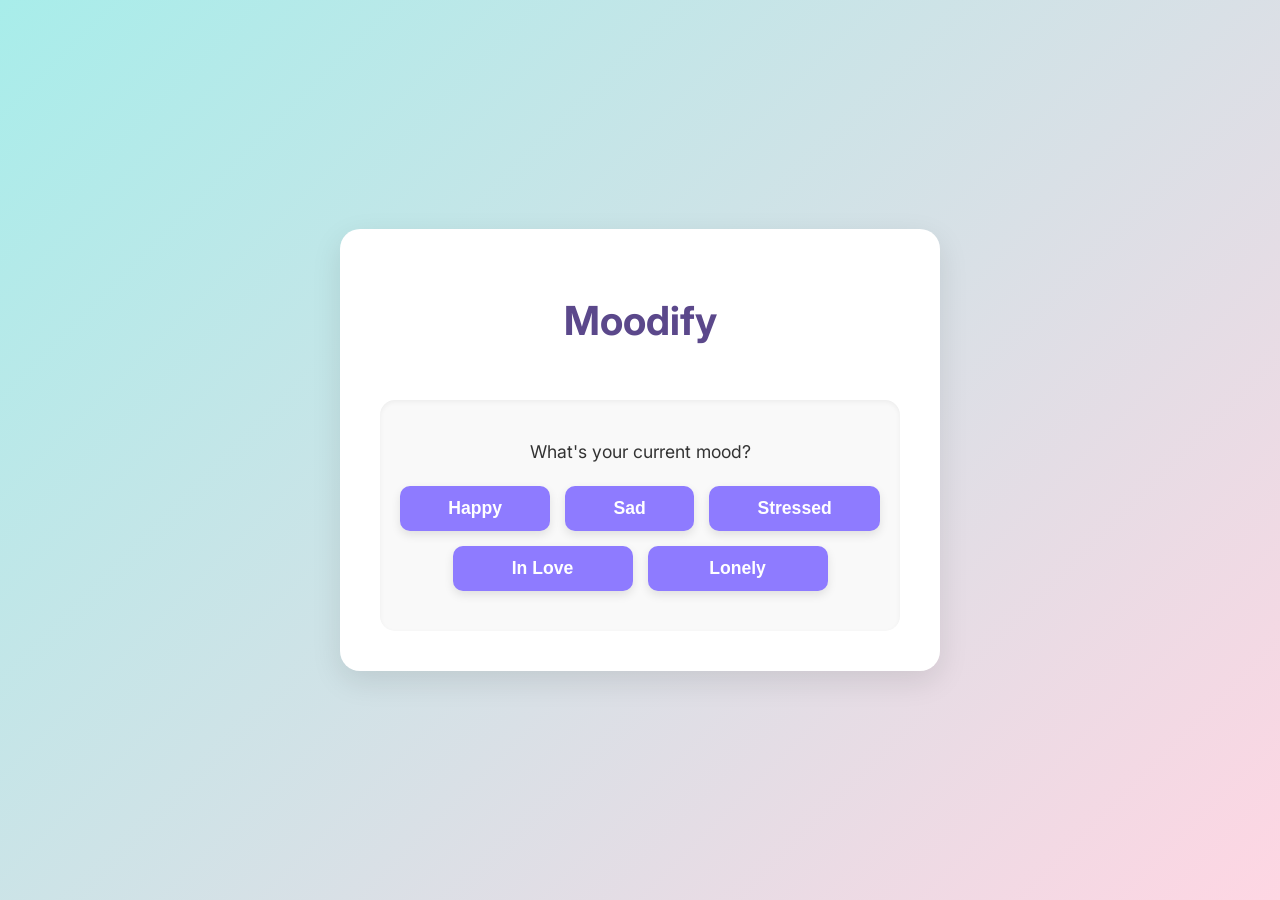
<file: index.html>
<!DOCTYPE html>
<html lang="en">
<head>
    <meta charset="UTF-8">
    <meta name="viewport" content="width=device-width, initial-scale=1.0">
    <title>Moodify</title>
    <link rel="stylesheet" href="style.css">
    <!-- Google Fonts - Inter for a modern look -->
    <link href="https://fonts.googleapis.com/css2?family=Inter:wght@400;600;700&display=swap" rel="stylesheet">
</head>
<body>
    <div class="container">
        <h1>Moodify</h1>

        <div id="mood-selection" class="section">
            <p>What's your current mood?</p>
            <div class="mood-buttons">
                <button class="mood-btn" data-mood="Happy">Happy</button>
                <button class="mood-btn" data-mood="Sad">Sad</button>
                <button class="mood-btn" data-mood="Stressed">Stressed</button>
                <button class="mood-btn" data-mood="In Love">In Love</button>
                <button class="mood-btn" data-mood="Lonely">Lonely</button>
            </div>
            <p id="error-message" class="error-text"></p>
        </div>

        <div id="recommendation-display" class="section hidden">
            <p>Here's a recommendation for your mood:</p>
            <div class="recommendation-box">
                <h2 id="song-title"></h2>
                <p id="motivational-message"></p>
            </div>
            <button id="try-again-btn" class="main-btn">Try Another Mood</button>
        </div>
    </div>

    <script src="script.js"></script>
</body>
</html>
</file>
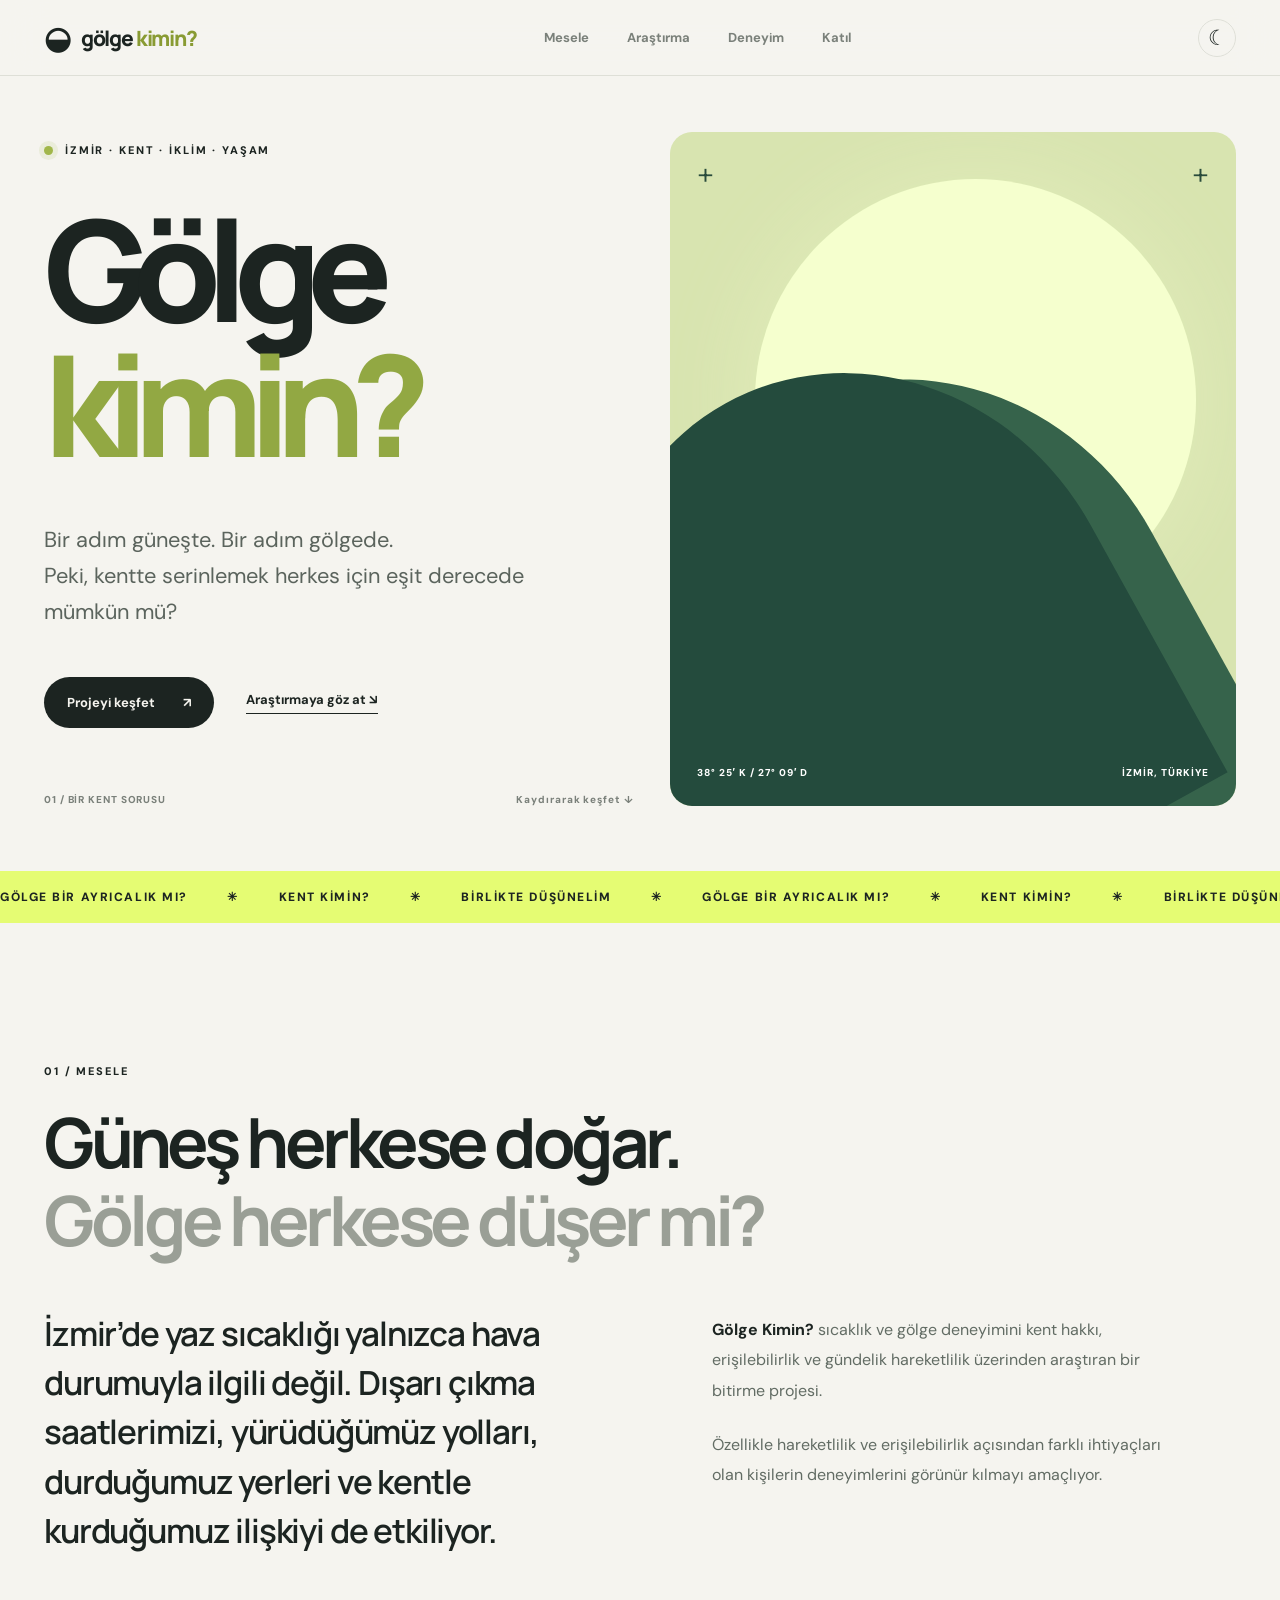
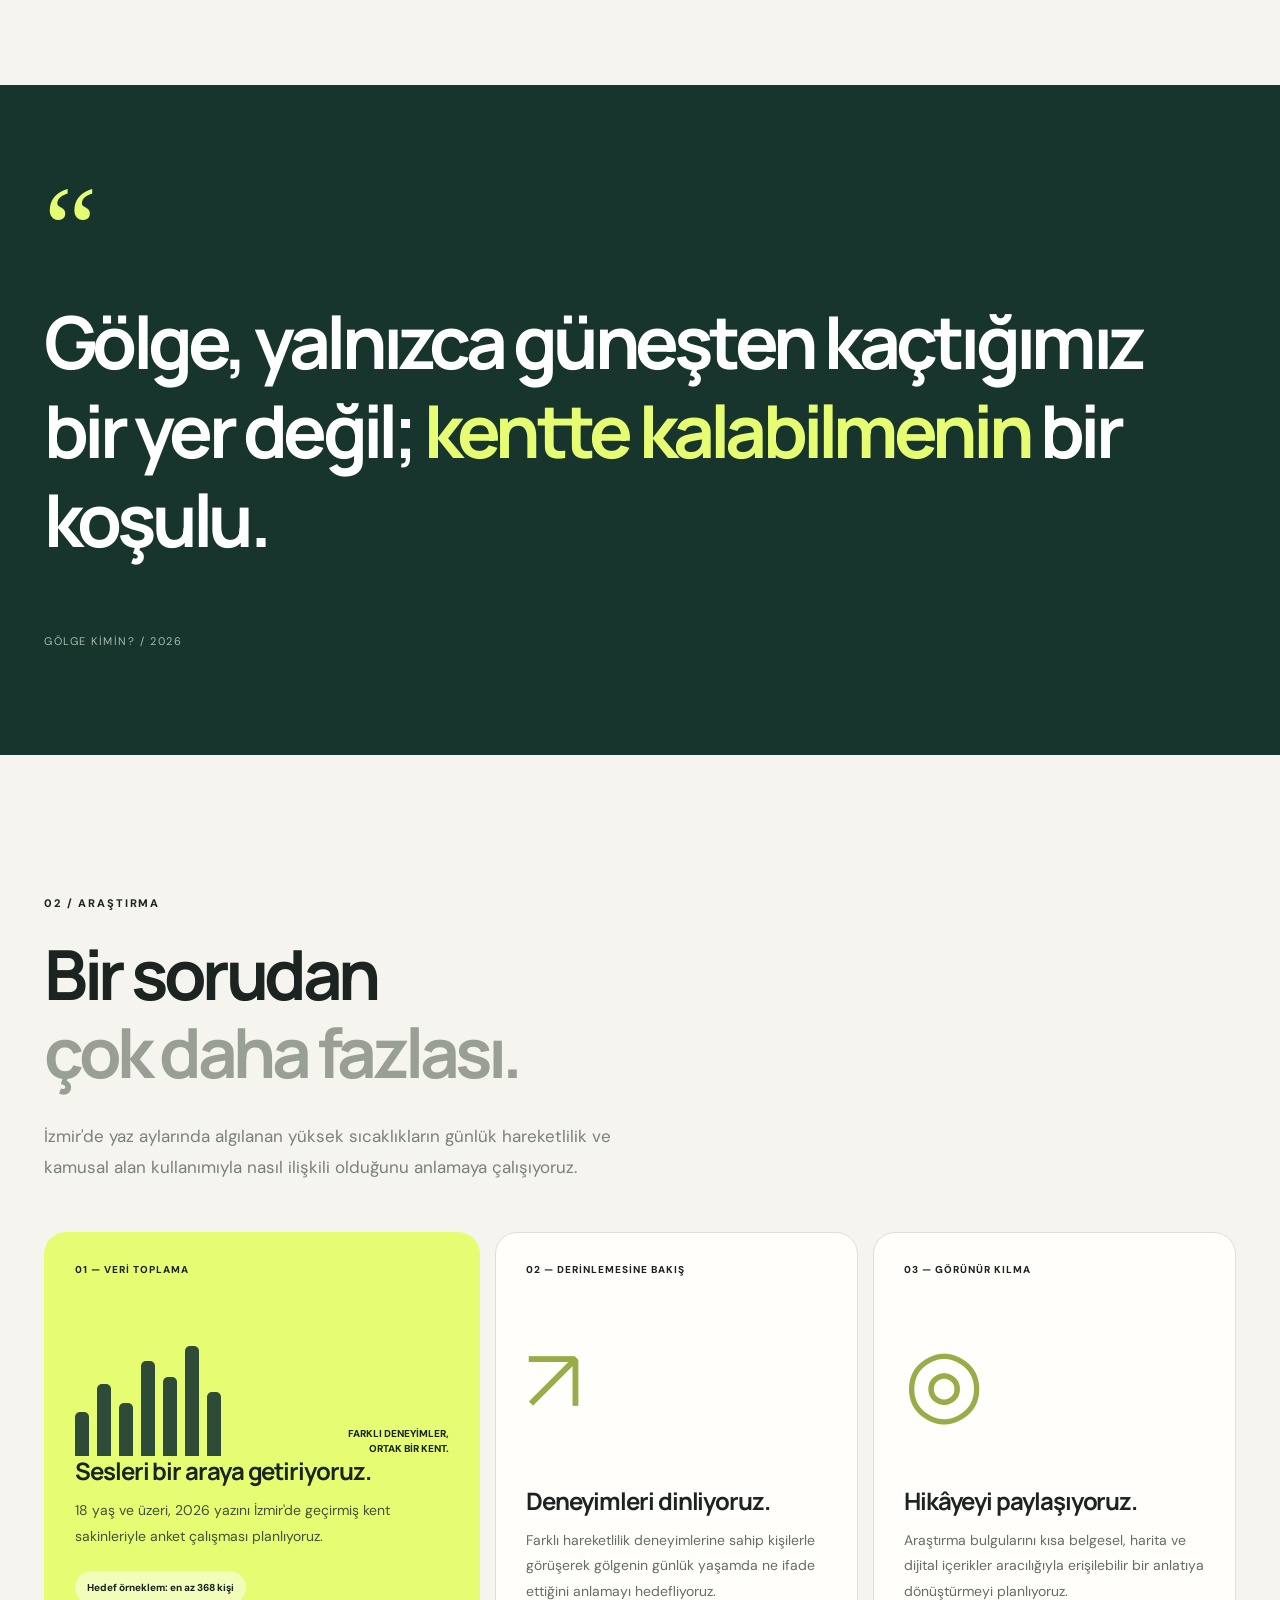
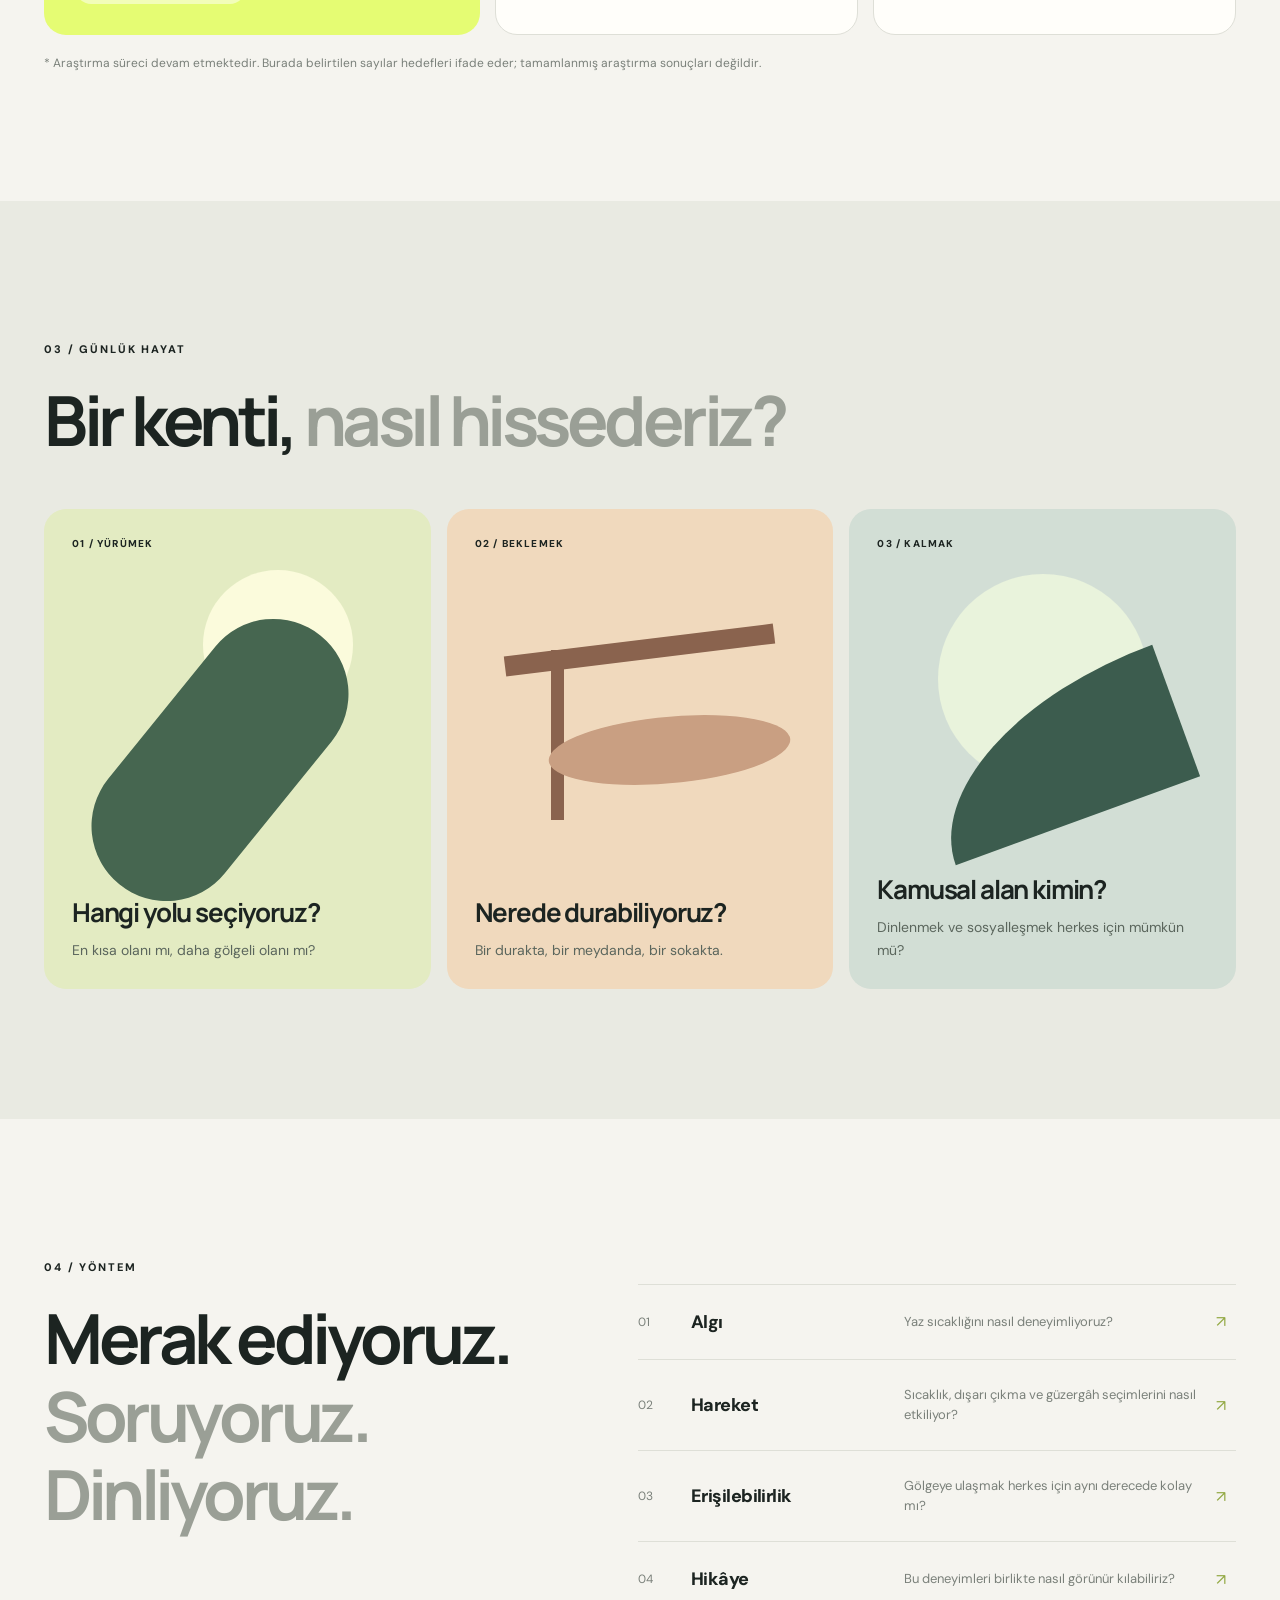
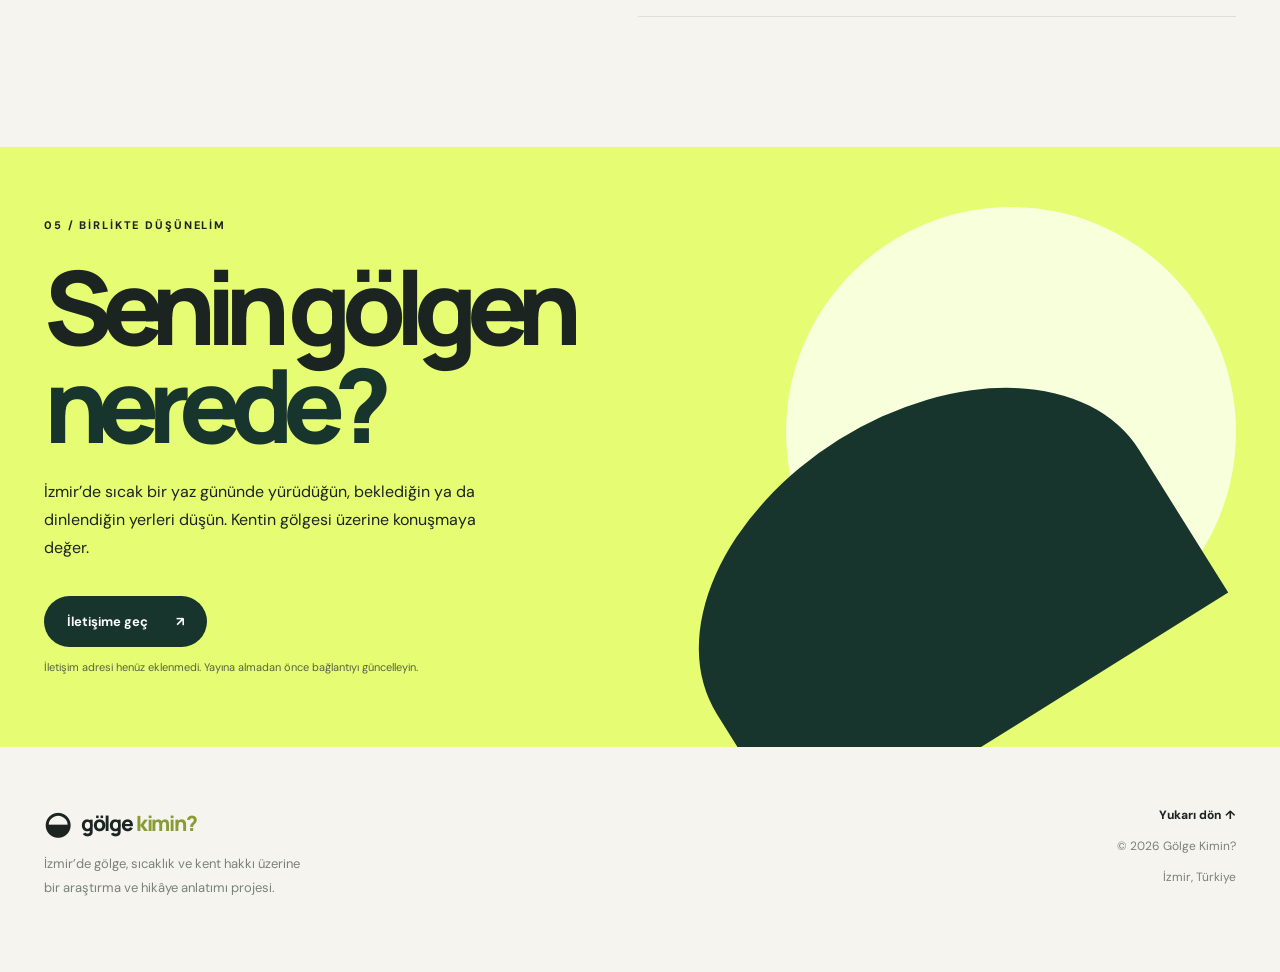
<file: denemegolge/index.html>
<!doctype html>
<html lang="tr">
<head>
  <meta charset="UTF-8" />
  <meta name="viewport" content="width=device-width, initial-scale=1" />
  <meta name="theme-color" content="#f5f4ef" />
  <meta name="description" content="Gölge Kimin? İzmir'de yaz sıcaklığı, gölge ve kentte hareket etme hakkı üzerine bir araştırma ve dijital hikâye anlatımı projesi." />
  <title>Gölge Kimin? — İzmir'de gölgenin izinde</title>
  <link rel="preconnect" href="https://fonts.googleapis.com" />
  <link rel="preconnect" href="https://fonts.gstatic.com" crossorigin />
  <link href="https://fonts.googleapis.com/css2?family=DM+Sans:wght@400;500;600;700&family=Manrope:wght@400;500;600;700;800&display=swap" rel="stylesheet" />
  <link rel="stylesheet" href="style.css" />
  <script src="script.js" defer></script>
</head>
<body>
  <a class="skip-link" href="#main">İçeriğe geç</a>
  <header class="site-header" id="top">
    <nav class="nav shell" aria-label="Ana menü">
      <a class="logo" href="#top" aria-label="Gölge Kimin? ana sayfa"><span class="logo-symbol" aria-hidden="true">◒</span> gölge<span class="logo-accent">kimin?</span></a>
      <div class="nav-links" id="nav-links">
        <a href="#mesele">Mesele</a><a href="#arastirma">Araştırma</a><a href="#deneyim">Deneyim</a><a href="#katil">Katıl</a>
      </div>
      <div class="nav-actions"><button class="theme-button" type="button" aria-label="Koyu temaya geç" title="Temayı değiştir"><span class="theme-icon">☾</span></button><button class="menu-button" type="button" aria-expanded="false" aria-controls="nav-links" aria-label="Menüyü aç"><span></span><span></span></button></div>
    </nav>
  </header>
  <main id="main">
    <section class="hero shell" aria-labelledby="hero-title">
      <div class="hero-copy reveal">
        <p class="eyebrow"><span class="live-dot"></span> İZMİR · KENT · İKLİM · YAŞAM</p>
        <h1 id="hero-title">Gölge<br><em>kimin?</em></h1>
        <p class="hero-lede">Bir adım güneşte. Bir adım gölgede.<br> Peki, kentte serinlemek herkes için eşit derecede mümkün mü?</p>
        <div class="hero-cta"><a class="button button-dark" href="#mesele">Projeyi keşfet <span aria-hidden="true">↗</span></a><a class="text-link" href="#arastirma">Araştırmaya göz at <span aria-hidden="true">↘</span></a></div>
        <div class="hero-bottom"><span>01 / BİR KENT SORUSU</span><span>Kaydırarak keşfet ↓</span></div>
      </div>
      <div class="hero-visual reveal" aria-label="Güneş ve gölgeyi temsil eden soyut geometrik kompozisyon" role="img">
        <div class="sun-disc"></div><div class="arch-shadow"></div><div class="visual-caption"><span>38° 25′ K / 27° 09′ D</span><span>İZMİR, TÜRKİYE</span></div>
        <span class="visual-cross cross-a">+</span><span class="visual-cross cross-b">+</span>
      </div>
    </section>
    <section class="ticker" aria-label="Proje temaları"><div class="ticker-track" aria-hidden="true">GÖLGE BİR AYRICALIK MI? <span>✳</span> KENT KİMİN? <span>✳</span> BİRLİKTE DÜŞÜNELİM <span>✳</span> GÖLGE BİR AYRICALIK MI? <span>✳</span> KENT KİMİN? <span>✳</span> BİRLİKTE DÜŞÜNELİM <span>✳</span></div></section>
    <section class="section shell problem" id="mesele"><div class="section-intro reveal"><p class="eyebrow">01 / MESELE</p><h2>Güneş herkese doğar.<br><span class="muted">Gölge herkese düşer mi?</span></h2></div><div class="problem-grid"><p class="large-paragraph reveal">İzmir’de yaz sıcaklığı yalnızca hava durumuyla ilgili değil. Dışarı çıkma saatlerimizi, yürüdüğümüz yolları, durduğumuz yerleri ve kentle kurduğumuz ilişkiyi de etkiliyor.</p><div class="problem-side reveal"><p><strong>Gölge Kimin?</strong> sıcaklık ve gölge deneyimini kent hakkı, erişilebilirlik ve gündelik hareketlilik üzerinden araştıran bir bitirme projesi.</p><p>Özellikle hareketlilik ve erişilebilirlik açısından farklı ihtiyaçları olan kişilerin deneyimlerini görünür kılmayı amaçlıyor.</p></div></div></section>
    <section class="statement" aria-label="Projenin ana mesajı"><div class="shell statement-inner reveal"><span class="statement-mark">“</span><p>Gölge, yalnızca güneşten kaçtığımız bir yer değil; <em>kentte kalabilmenin</em> bir koşulu.</p><span class="statement-foot">GÖLGE KİMİN? / 2026</span></div></section>
    <section class="section shell research" id="arastirma"><div class="section-intro reveal"><p class="eyebrow">02 / ARAŞTIRMA</p><h2>Bir sorudan<br><span class="muted">çok daha fazlası.</span></h2><p class="section-description">İzmir'de yaz aylarında algılanan yüksek sıcaklıkların günlük hareketlilik ve kamusal alan kullanımıyla nasıl ilişkili olduğunu anlamaya çalışıyoruz.</p></div><div class="research-grid"><article class="research-card research-card-feature reveal"><span class="card-number">01 — VERİ TOPLAMA</span><div class="feature-graphic"><div class="bar-chart" aria-hidden="true"><i></i><i></i><i></i><i></i><i></i><i></i><i></i></div><span>FARKLI DENEYİMLER,<br>ORTAK BİR KENT.</span></div><h3>Sesleri bir araya getiriyoruz.</h3><p>18 yaş ve üzeri, 2026 yazını İzmir'de geçirmiş kent sakinleriyle anket çalışması planlıyoruz.</p><span class="card-tag">Hedef örneklem: en az 368 kişi</span></article><article class="research-card reveal"><span class="card-number">02 — DERİNLEMESİNE BAKIŞ</span><div class="card-icon">↗</div><h3>Deneyimleri dinliyoruz.</h3><p>Farklı hareketlilik deneyimlerine sahip kişilerle görüşerek gölgenin günlük yaşamda ne ifade ettiğini anlamayı hedefliyoruz.</p></article><article class="research-card reveal"><span class="card-number">03 — GÖRÜNÜR KILMA</span><div class="card-icon">◎</div><h3>Hikâyeyi paylaşıyoruz.</h3><p>Araştırma bulgularını kısa belgesel, harita ve dijital içerikler aracılığıyla erişilebilir bir anlatıya dönüştürmeyi planlıyoruz.</p></article></div><p class="research-note">* Araştırma süreci devam etmektedir. Burada belirtilen sayılar hedefleri ifade eder; tamamlanmış araştırma sonuçları değildir.</p></section>
    <section class="section experience" id="deneyim"><div class="shell"><div class="section-intro reveal"><p class="eyebrow">03 / GÜNLÜK HAYAT</p><h2>Bir kenti, <span class="muted">nasıl hissederiz?</span></h2></div><div class="experience-grid"><article class="experience-tile tile-walk reveal"><span class="tile-top">01 / YÜRÜMEK</span><div class="tile-illustration walk-illustration" aria-hidden="true"><div class="walk-sun"></div><div class="walk-path"></div></div><div><h3>Hangi yolu seçiyoruz?</h3><p>En kısa olanı mı, daha gölgeli olanı mı?</p></div></article><article class="experience-tile tile-wait reveal"><span class="tile-top">02 / BEKLEMEK</span><div class="tile-illustration wait-illustration" aria-hidden="true"><div class="wait-roof"></div><div class="wait-post"></div><div class="wait-shadow"></div></div><div><h3>Nerede durabiliyoruz?</h3><p>Bir durakta, bir meydanda, bir sokakta.</p></div></article><article class="experience-tile tile-stay reveal"><span class="tile-top">03 / KALMAK</span><div class="tile-illustration stay-illustration" aria-hidden="true"><div class="stay-circle"></div><div class="stay-shadow"></div></div><div><h3>Kamusal alan kimin?</h3><p>Dinlenmek ve sosyalleşmek herkes için mümkün mü?</p></div></article></div></div></section>
    <section class="section shell methodology"><div class="method-heading reveal"><p class="eyebrow">04 / YÖNTEM</p><h2>Merak ediyoruz.<br><span class="muted">Soruyoruz. Dinliyoruz.</span></h2></div><div class="method-list"><div class="method-row reveal"><span>01</span><h3>Algı</h3><p>Yaz sıcaklığını nasıl deneyimliyoruz?</p><span class="method-arrow">↗</span></div><div class="method-row reveal"><span>02</span><h3>Hareket</h3><p>Sıcaklık, dışarı çıkma ve güzergâh seçimlerini nasıl etkiliyor?</p><span class="method-arrow">↗</span></div><div class="method-row reveal"><span>03</span><h3>Erişilebilirlik</h3><p>Gölgeye ulaşmak herkes için aynı derecede kolay mı?</p><span class="method-arrow">↗</span></div><div class="method-row reveal"><span>04</span><h3>Hikâye</h3><p>Bu deneyimleri birlikte nasıl görünür kılabiliriz?</p><span class="method-arrow">↗</span></div></div></section>
    <section class="participate" id="katil"><div class="shell participate-inner reveal"><div><p class="eyebrow">05 / BİRLİKTE DÜŞÜNELİM</p><h2>Senin gölgen<br><em>nerede?</em></h2><p>İzmir’de sıcak bir yaz gününde yürüdüğün, beklediğin ya da dinlendiğin yerleri düşün. Kentin gölgesi üzerine konuşmaya değer.</p><a class="button button-light" href="mailto:ornek@eposta.com?subject=G%C3%B6lge%20Kimin%3F%20Projesi" id="contact-link">İletişime geç <span aria-hidden="true">↗</span></a><p class="contact-note">İletişim adresi henüz eklenmedi. Yayına almadan önce bağlantıyı güncelleyin.</p></div><div class="participate-art" aria-hidden="true"><div class="participate-circle"></div><div class="participate-cut"></div></div></div></section>
  </main>
  <footer class="footer shell"><div><a class="logo" href="#top"><span class="logo-symbol" aria-hidden="true">◒</span> gölge<span class="logo-accent">kimin?</span></a><p>İzmir’de gölge, sıcaklık ve kent hakkı üzerine<br>bir araştırma ve hikâye anlatımı projesi.</p></div><div class="footer-right"><a href="#top">Yukarı dön ↑</a><span>© <span id="year">2026</span> Gölge Kimin?</span><span>İzmir, Türkiye</span></div></footer>
</body>
</html>
</file>
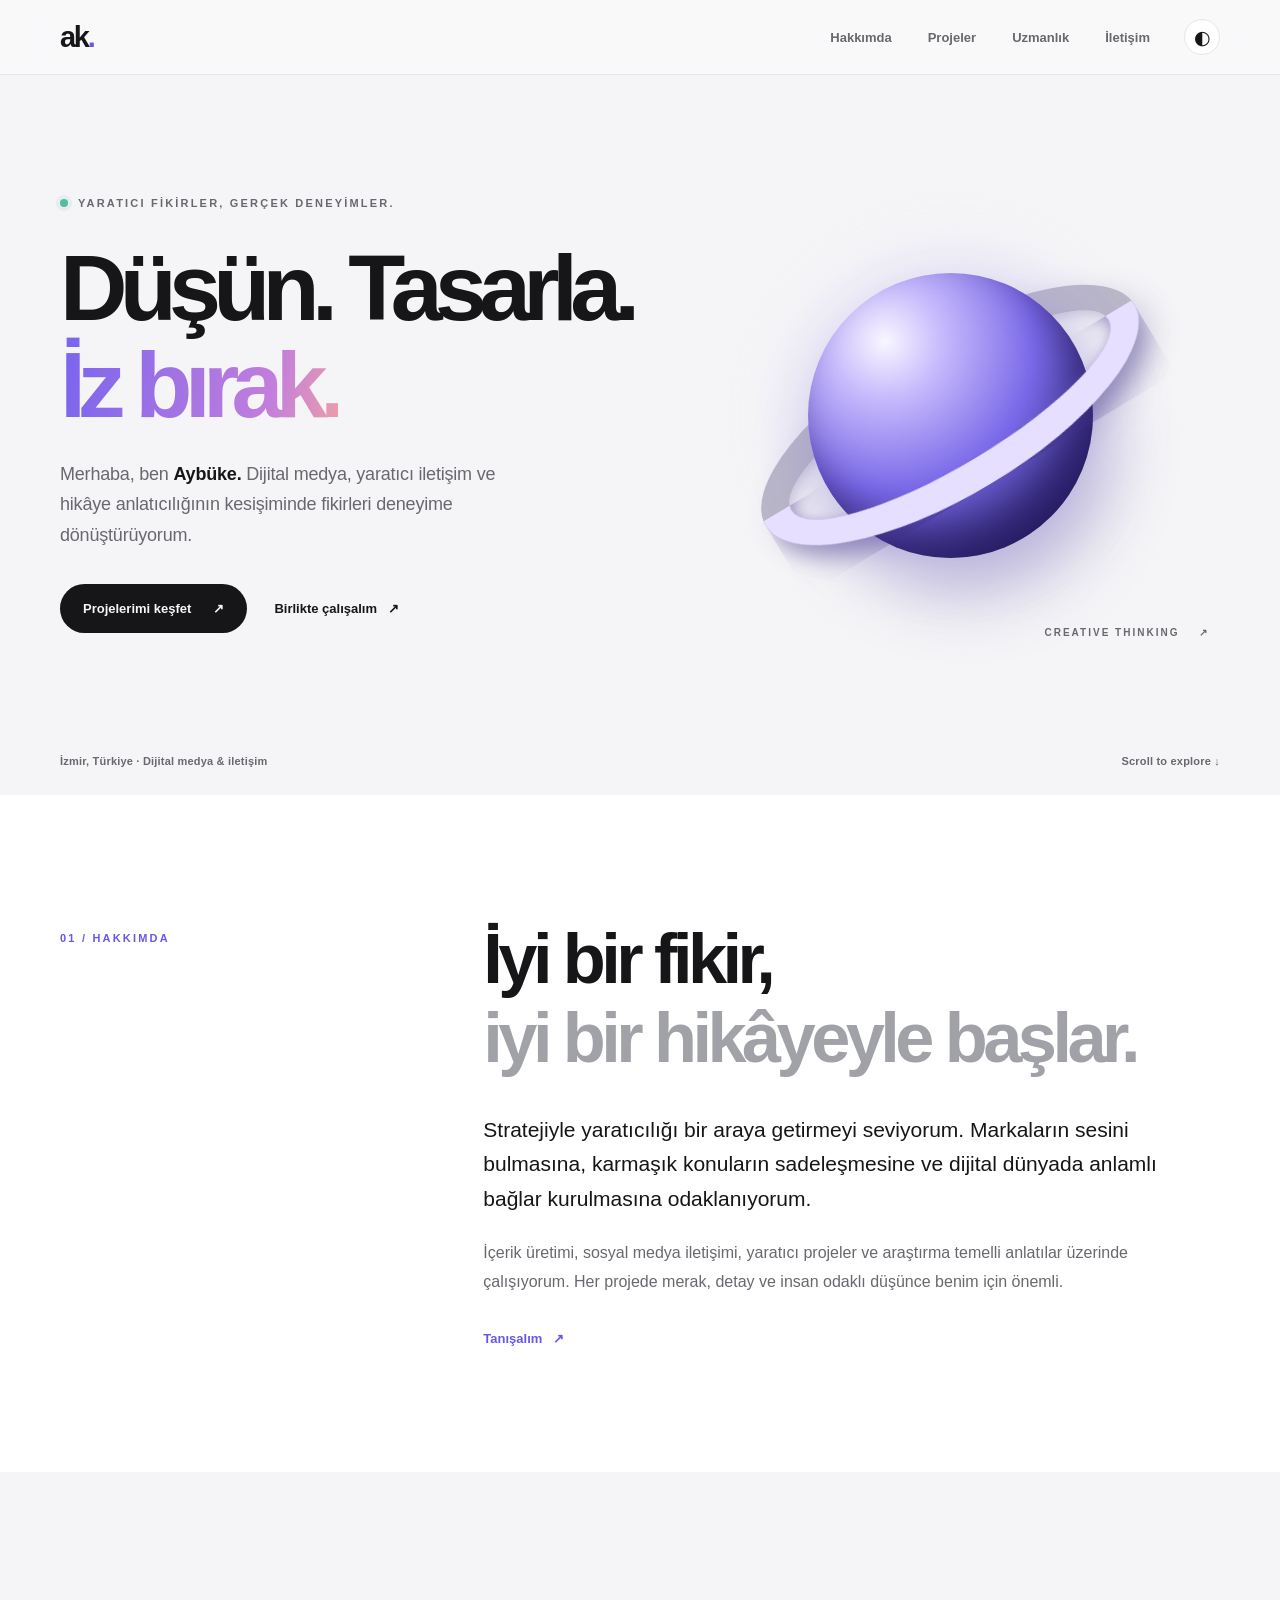
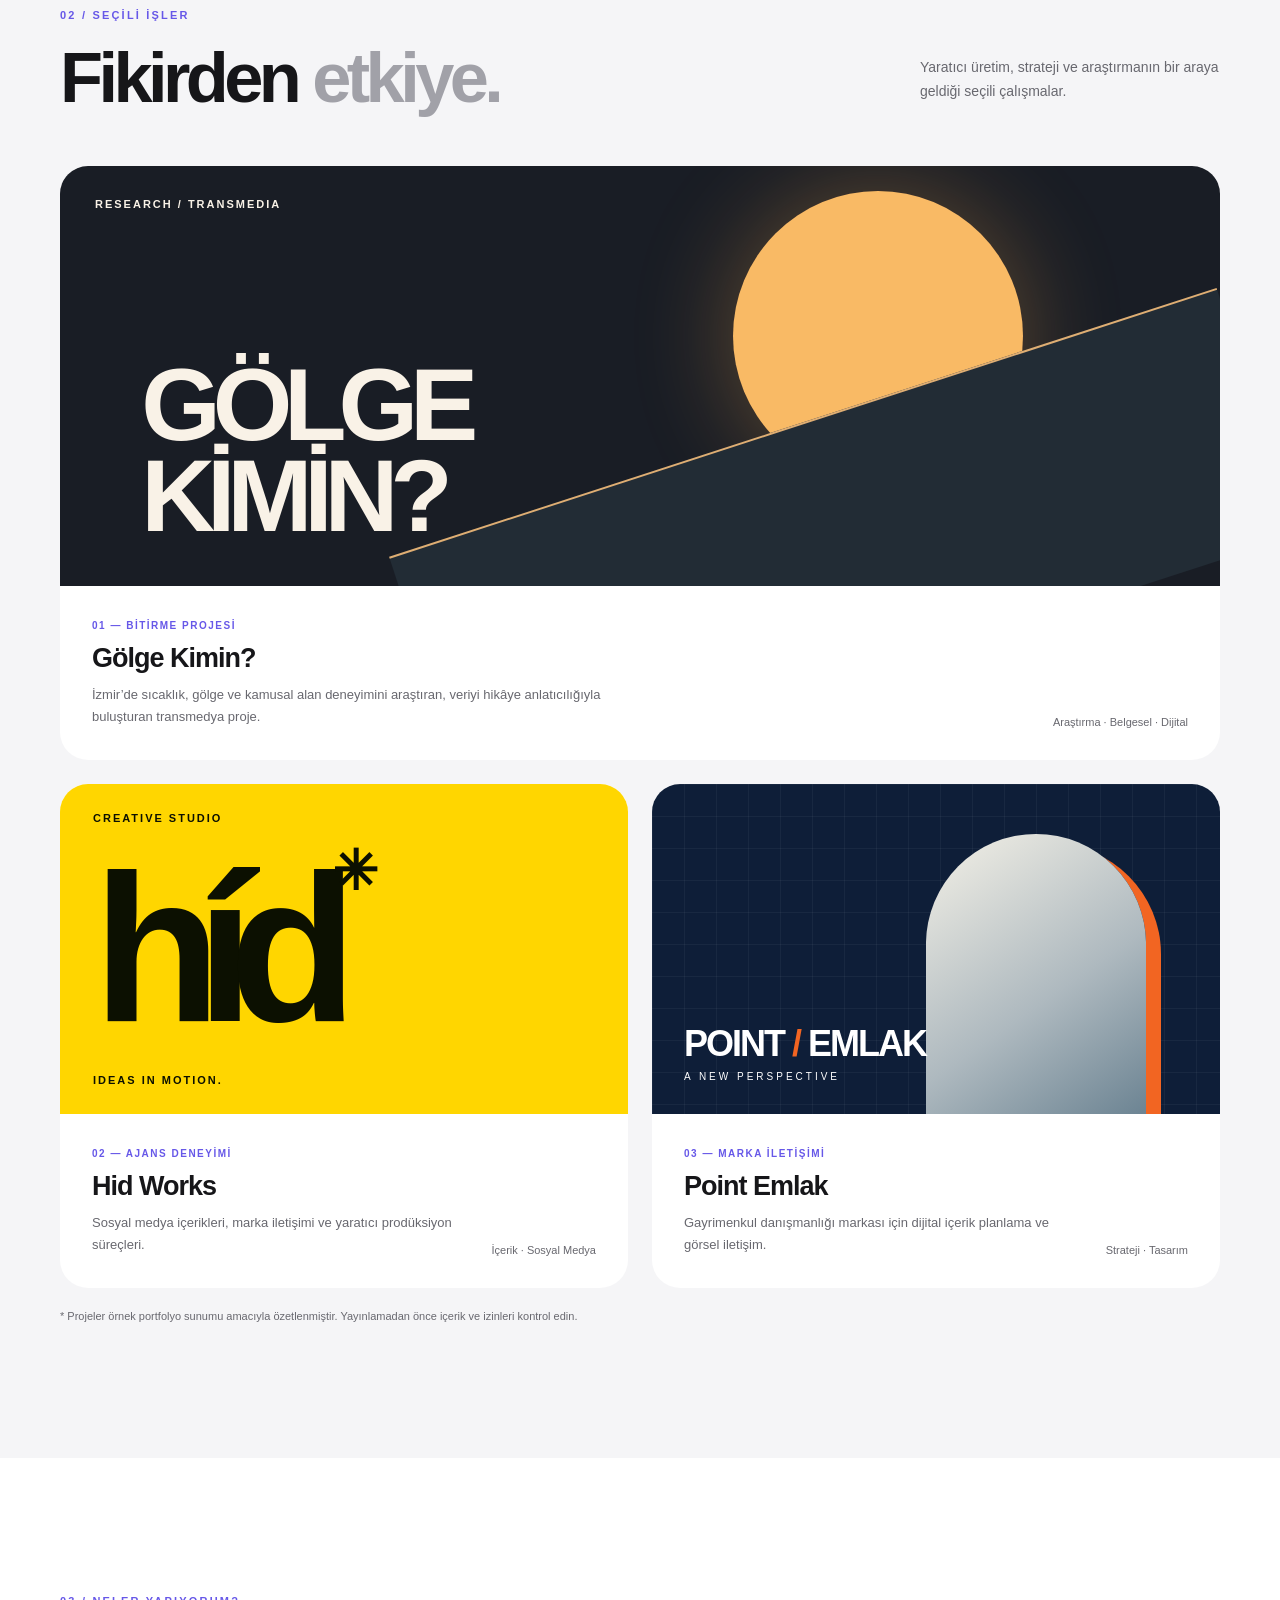
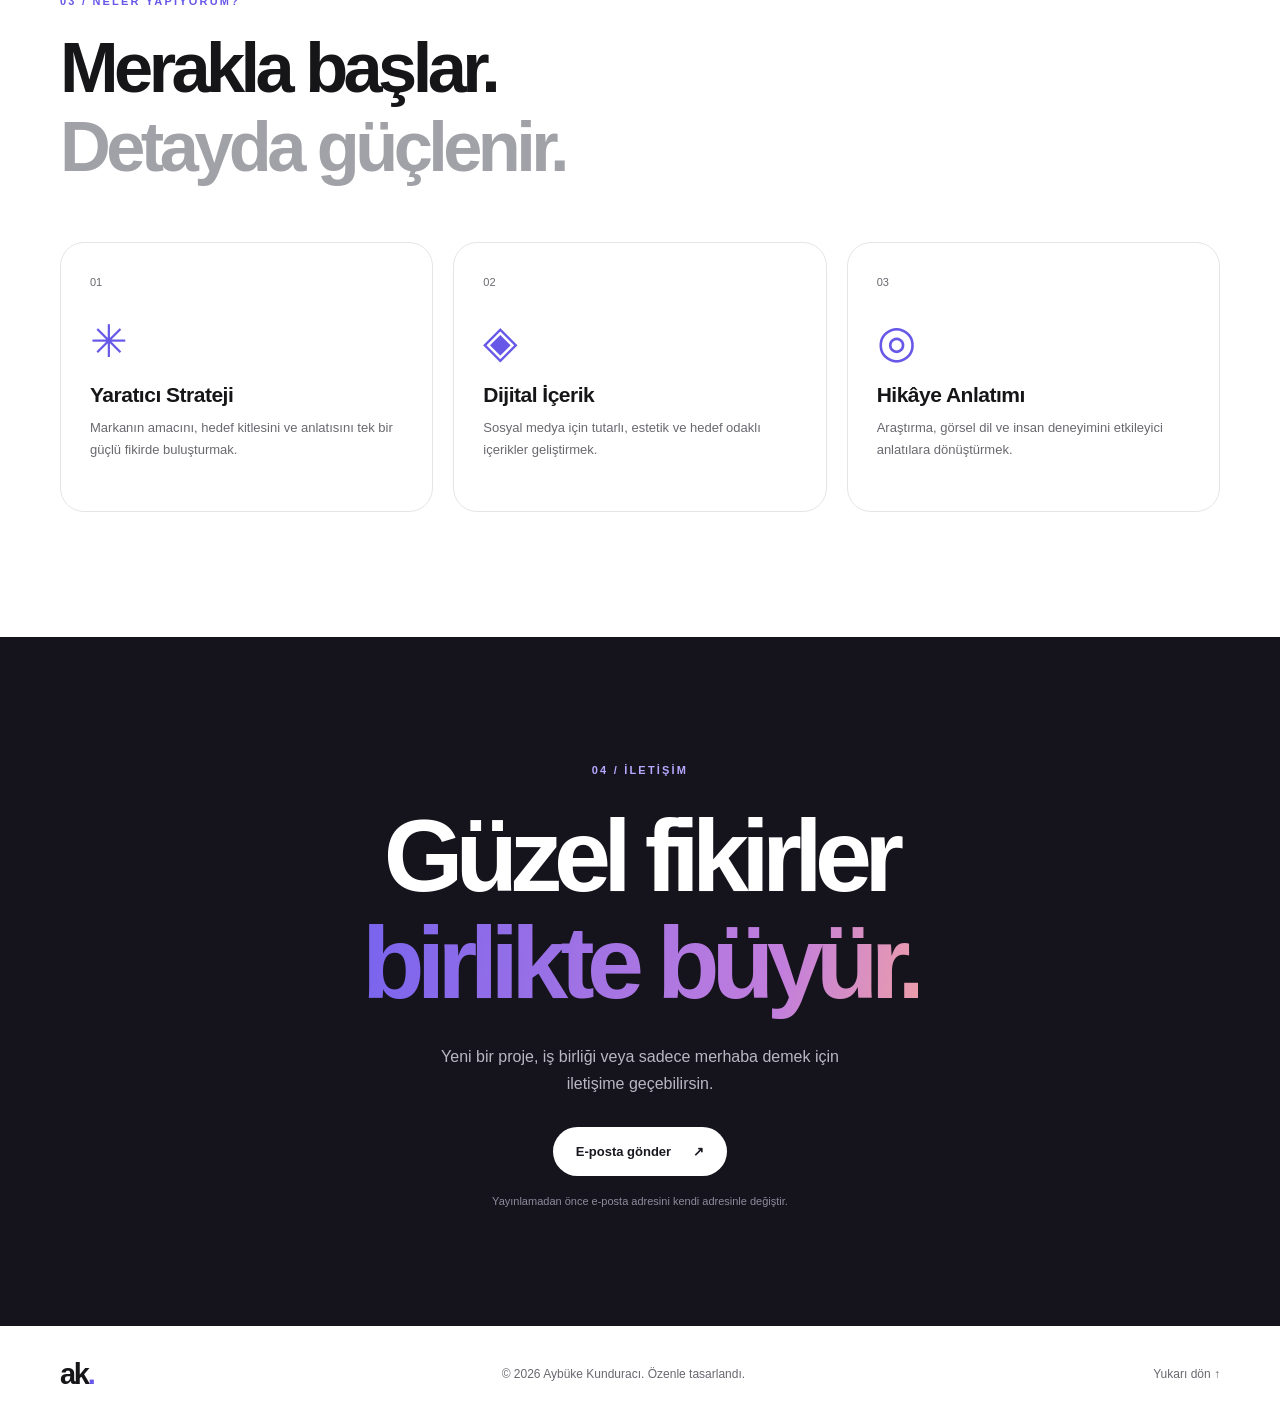
<file: portfolyo/index.html>
<!doctype html>
<html lang="tr">
<head>
  <meta charset="UTF-8" />
  <meta name="viewport" content="width=device-width, initial-scale=1" />
  <meta name="theme-color" content="#f5f5f7" />
  <meta name="description" content="Aybüke Kunduracı — yaratıcı iletişim, dijital deneyimler ve seçili projeler." />
  <title>Aybüke Kunduracı — Portfolio</title>
  <link rel="stylesheet" href="style.css" />
  <script src="script.js" defer></script>
</head>
<body>
  <a class="skip-link" href="#main">İçeriğe geç</a>
  <header class="site-header" id="top">
    <nav class="nav container" aria-label="Ana menü">
      <a class="brand" href="#top" aria-label="Ana sayfa">ak<span class="brand-dot">.</span></a>
      <div class="nav-links" id="nav-links">
        <a href="#about">Hakkımda</a><a href="#work">Projeler</a><a href="#expertise">Uzmanlık</a><a href="#contact">İletişim</a>
      </div>
      <button class="theme-toggle" type="button" aria-label="Koyu temaya geç" title="Temayı değiştir"><span class="theme-icon">◐</span></button>
      <button class="menu-toggle" type="button" aria-label="Menüyü aç" aria-controls="nav-links" aria-expanded="false"><span></span><span></span></button>
    </nav>
  </header>
  <main id="main">
    <section class="hero container" aria-labelledby="hero-title">
      <div class="hero-copy reveal">
        <div class="eyebrow"><span class="status-dot"></span> Yaratıcı fikirler, gerçek deneyimler.</div>
        <h1 id="hero-title">Düşün. Tasarla.<br><em>İz bırak.</em></h1>
        <p>Merhaba, ben <strong>Aybüke.</strong> Dijital medya, yaratıcı iletişim ve hikâye anlatıcılığının kesişiminde fikirleri deneyime dönüştürüyorum.</p>
        <div class="hero-actions"><a class="button button-primary" href="#work">Projelerimi keşfet <span aria-hidden="true">↗</span></a><a class="text-link" href="#contact">Birlikte çalışalım <span aria-hidden="true">↗</span></a></div>
      </div>
      <div class="hero-art reveal" aria-label="Soyut üç boyutlu yaratıcı kompozisyon" role="img"><div class="art-glow"></div><div class="art-ring ring-back"></div><div class="art-orb"></div><div class="art-ring ring-front"></div><div class="art-caption">CREATIVE THINKING <span>↗</span></div></div>
      <div class="hero-bottom"><span>İzmir, Türkiye · Dijital medya & iletişim</span><span>Scroll to explore ↓</span></div>
    </section>
    <section class="section about-section" id="about"><div class="container about-grid"><div class="section-kicker reveal">01 / HAKKIMDA</div><div class="reveal"><h2>İyi bir fikir,<br><span class="muted">iyi bir hikâyeyle başlar.</span></h2><p class="lead">Stratejiyle yaratıcılığı bir araya getirmeyi seviyorum. Markaların sesini bulmasına, karmaşık konuların sadeleşmesine ve dijital dünyada anlamlı bağlar kurulmasına odaklanıyorum.</p><p>İçerik üretimi, sosyal medya iletişimi, yaratıcı projeler ve araştırma temelli anlatılar üzerinde çalışıyorum. Her projede merak, detay ve insan odaklı düşünce benim için önemli.</p><a class="inline-link" href="#contact">Tanışalım <span>↗</span></a></div></div></section>
    <section class="section work-section" id="work"><div class="container"><div class="section-head reveal"><div><div class="section-kicker">02 / SEÇİLİ İŞLER</div><h2>Fikirden <span class="muted">etkiye.</span></h2></div><p>Yaratıcı üretim, strateji ve araştırmanın bir araya geldiği seçili çalışmalar.</p></div><div class="projects">
      <article class="project-card project-feature reveal"><div class="project-visual visual-shade"><div class="visual-label">RESEARCH / TRANSMEDIA</div><div class="shade-sun"></div><div class="shade-line"></div><span class="visual-title">GÖLGE<br>KİMİN?</span></div><div class="project-info"><div><span class="project-index">01 — BİTİRME PROJESİ</span><h3>Gölge Kimin?</h3><p>İzmir’de sıcaklık, gölge ve kamusal alan deneyimini araştıran, veriyi hikâye anlatıcılığıyla buluşturan transmedya proje.</p></div><span class="project-tag">Araştırma · Belgesel · Dijital</span></div></article>
      <article class="project-card reveal"><div class="project-visual visual-hid"><span class="hid-small">CREATIVE STUDIO</span><span class="hid-big">híd<span>✳</span></span><span class="hid-bottom">IDEAS IN MOTION.</span></div><div class="project-info"><div><span class="project-index">02 — AJANS DENEYİMİ</span><h3>Hid Works</h3><p>Sosyal medya içerikleri, marka iletişimi ve yaratıcı prodüksiyon süreçleri.</p></div><span class="project-tag">İçerik · Sosyal Medya</span></div></article>
      <article class="project-card reveal"><div class="project-visual visual-point"><div class="point-grid"></div><div class="point-arch"></div><div class="point-type">POINT<span> / </span>EMLAK</div><div class="point-sub">A NEW PERSPECTIVE</div></div><div class="project-info"><div><span class="project-index">03 — MARKA İLETİŞİMİ</span><h3>Point Emlak</h3><p>Gayrimenkul danışmanlığı markası için dijital içerik planlama ve görsel iletişim.</p></div><span class="project-tag">Strateji · Tasarım</span></div></article>
    </div><p class="project-note">* Projeler örnek portfolyo sunumu amacıyla özetlenmiştir. Yayınlamadan önce içerik ve izinleri kontrol edin.</p></div></section>
    <section class="section expertise-section" id="expertise"><div class="container"><div class="section-kicker reveal">03 / NELER YAPIYORUM?</div><h2 class="reveal">Merakla başlar.<br><span class="muted">Detayda güçlenir.</span></h2><div class="skills-grid"><div class="skill reveal"><span class="skill-number">01</span><div class="skill-icon">✳</div><h3>Yaratıcı Strateji</h3><p>Markanın amacını, hedef kitlesini ve anlatısını tek bir güçlü fikirde buluşturmak.</p></div><div class="skill reveal"><span class="skill-number">02</span><div class="skill-icon">◈</div><h3>Dijital İçerik</h3><p>Sosyal medya için tutarlı, estetik ve hedef odaklı içerikler geliştirmek.</p></div><div class="skill reveal"><span class="skill-number">03</span><div class="skill-icon">◎</div><h3>Hikâye Anlatımı</h3><p>Araştırma, görsel dil ve insan deneyimini etkileyici anlatılara dönüştürmek.</p></div></div></div></section>
    <section class="contact-section" id="contact"><div class="container contact-inner reveal"><div class="section-kicker">04 / İLETİŞİM</div><h2>Güzel fikirler<br><em>birlikte büyür.</em></h2><p>Yeni bir proje, iş birliği veya sadece merhaba demek için iletişime geçebilirsin.</p><a class="button button-light" href="mailto:hello@example.com?subject=Merhaba%20Ayb%C3%BCke">E-posta gönder <span>↗</span></a><p class="contact-hint">Yayınlamadan önce e-posta adresini kendi adresinle değiştir.</p></div></section>
  </main>
  <footer class="footer"><div class="container footer-inner"><a class="brand" href="#top">ak<span class="brand-dot">.</span></a><span>© <span id="year">2026</span> Aybüke Kunduracı. Özenle tasarlandı.</span><a href="#top">Yukarı dön ↑</a></div></footer>
</body>
</html>
</file>
<file: style.css>
/* Basic Reset & Body Styling */
body {
    margin: 0;
    font-family: 'Inter', sans-serif; /* Using Inter font as requested */
    background: linear-gradient(135deg, #a8edea 0%, #fed6e3 100%); /* Soft gradient background */
    display: flex;
    justify-content: center;
    align-items: center;
    min-height: 100vh;
    padding: 20px;
    box-sizing: border-box; /* Include padding in element's total width and height */
    color: #333;
}

/* Main Container Styling */
.container {
    background-color: #ffffff;
    padding: 40px;
    border-radius: 20px; /* Rounded corners */
    box-shadow: 0 10px 30px rgba(0, 0, 0, 0.1); /* Soft shadow */
    text-align: center;
    max-width: 600px; /* Max width for desktop */
    width: 100%; /* Fluid width */
    box-sizing: border-box;
    display: flex;
    flex-direction: column;
    gap: 30px; /* Spacing between sections */
}

h1 {
    color: #5b488b; /* Primary accent color */
    margin-bottom: 25px;
    font-size: 2.5em;
    font-weight: 700;
}

p {
    font-size: 1.1em;
    line-height: 1.6;
    margin-bottom: 20px;
}

/* Section Styling */
.section {
    padding: 20px;
    border-radius: 15px;
    background-color: #f9f9f9;
    box-shadow: inset 0 2px 5px rgba(0, 0, 0, 0.05); /* Inner shadow */
}

/* Mood Buttons Container */
.mood-buttons {
    display: flex;
    flex-wrap: wrap; /* Allow buttons to wrap on smaller screens */
    justify-content: center;
    gap: 15px; /* Spacing between buttons */
    margin-top: 20px;
}

/* Mood Button Styling */
.mood-btn {
    background-color: #8e7bff; /* Button background color */
    color: white;
    border: none;
    padding: 12px 25px;
    border-radius: 10px; /* Rounded buttons */
    font-size: 1.1em;
    font-weight: 600;
    cursor: pointer;
    transition: all 0.3s ease; /* Smooth transitions for hover/active states */
    box-shadow: 0 4px 10px rgba(0, 0, 0, 0.1);
    flex-grow: 1; /* Allow buttons to grow and fill space */
    min-width: 120px; /* Minimum width to prevent squishing */
    max-width: 180px; /* Max width for consistency */
}

.mood-btn:hover {
    background-color: #7b69d8; /* Darker on hover */
    transform: translateY(-3px); /* Slight lift effect */
    box-shadow: 0 6px 15px rgba(0, 0, 0, 0.15);
}

.mood-btn:active, .mood-btn.selected {
    background-color: #6a57c2; /* Even darker/selected state */
    transform: translateY(0); /* Reset lift on active */
    box-shadow: inset 0 2px 5px rgba(0, 0, 0, 0.2); /* Inset shadow for press effect */
}

/* Recommendation Display Styling */
.recommendation-box {
    background-color: #e0f7fa; /* Light blue background for recommendation */
    padding: 25px;
    border-radius: 15px;
    margin-top: 20px;
    border: 1px solid #b2ebf2; /* Subtle border */
}

#song-title {
    color: #00796b; /* Dark teal for song title */
    font-size: 1.8em;
    font-weight: 700;
    margin-bottom: 10px;
}

#motivational-message {
    color: #4CAF50; /* Green for motivational message */
    font-size: 1.2em;
    font-weight: 600;
    margin-top: 15px;
}

/* Main Button (e.g., Try Again) */
.main-btn {
    background-color: #ff7043; /* Orange accent color */
    color: white;
    border: none;
    padding: 12px 25px;
    border-radius: 10px;
    font-size: 1.1em;
    font-weight: 600;
    cursor: pointer;
    transition: background-color 0.3s ease, transform 0.3s ease;
    margin-top: 25px;
    box-shadow: 0 4px 10px rgba(0, 0, 0, 0.1);
}

.main-btn:hover {
    background-color: #f4511e; /* Darker orange on hover */
    transform: translateY(-3px);
}

.main-btn:active {
    transform: translateY(0);
    box-shadow: inset 0 2px 5px rgba(0, 0, 0, 0.2);
}

/* Error Message Styling */
.error-text {
    color: #e53935; /* Red for error messages */
    font-weight: 600;
    margin-top: 15px;
    font-size: 0.95em;
}

/* Utility class for hiding elements */
.hidden {
    display: none !important;
}

/* Responsive Design for smaller screens */
@media (max-width: 768px) {
    .container {
        padding: 30px 20px;
        margin: 10px;
    }

    h1 {
        font-size: 2em;
    }

    .mood-btn {
        padding: 10px 20px;
        font-size: 1em;
        flex-basis: 45%; /* Two buttons per row on smaller screens */
        max-width: none; /* Remove max-width for better filling */
    }

    .mood-buttons {
        gap: 10px; /* Reduce gap */
    }

    #song-title {
        font-size: 1.5em;
    }

    #motivational-message {
        font-size: 1.1em;
    }
}

@media (max-width: 480px) {
    .mood-btn {
        flex-basis: 100%; /* Stack buttons vertically on very small screens */
    }
}
</file>
<file: denemegolge/style.css>
:root{--bg:#f5f4ef;--surface:#fffefa;--text:#1c2421;--muted:#7a807a;--line:#dedfd7;--accent:#e5fc73;--deep:#18352d;--orange:#f4a66a;--radius:22px;--header:76px;color-scheme:light}*{box-sizing:border-box}html{scroll-behavior:smooth;scroll-padding-top:90px}body{margin:0;background:var(--bg);color:var(--text);font-family:'DM Sans',sans-serif;-webkit-font-smoothing:antialiased}a{color:inherit;text-decoration:none}button{font:inherit}::selection{background:var(--accent);color:#16241b}.shell{width:min(100% - 88px,1320px);margin-inline:auto}.skip-link{position:absolute;top:-100px;left:16px;z-index:99;background:var(--accent);padding:12px}.skip-link:focus{top:12px}.site-header{height:var(--header);position:sticky;top:0;z-index:20;background:color-mix(in srgb,var(--bg) 88%,transparent);backdrop-filter:blur(20px);border-bottom:1px solid var(--line)}.nav{height:100%;display:flex;align-items:center;justify-content:space-between;gap:20px}.logo{display:inline-flex;align-items:center;gap:3px;font-family:Manrope,sans-serif;font-size:21px;font-weight:800;letter-spacing:-1.2px;white-space:nowrap}.logo-symbol{font-size:31px;margin-right:8px;line-height:1}.logo-accent{color:#899b33}.nav-links{display:flex;gap:38px;align-items:center}.nav-links a{font-size:13px;font-weight:700;color:var(--muted);transition:color .2s}.nav-links a:hover{color:var(--text)}.nav-actions{display:flex;align-items:center;gap:10px}.theme-button,.menu-button{width:38px;height:38px;border:1px solid var(--line);border-radius:50%;background:transparent;color:var(--text);cursor:pointer}.theme-button{font-size:21px}.menu-button{display:none}.hero{min-height:720px;display:grid;grid-template-columns:1.02fr .98fr;gap:36px;padding-top:56px;padding-bottom:65px}.hero-copy{display:flex;flex-direction:column;align-items:flex-start;justify-content:center}.eyebrow{font-size:11px;letter-spacing:.17em;font-weight:800;display:flex;align-items:center;gap:12px}.live-dot{width:9px;height:9px;border-radius:50%;background:#a1b74a;box-shadow:0 0 0 5px #a1b74a20}.hero h1,.participate h2{font-family:Manrope,sans-serif;font-size:clamp(90px,11vw,172px);line-height:.96;letter-spacing:-.105em;font-weight:800;margin:33px 0 29px}.hero h1 em,.participate h2 em{font-style:normal;color:#92a843}.hero-lede{font-size:clamp(17px,1.7vw,22px);line-height:1.65;color:#5b645d;max-width:510px}.hero-cta{display:flex;align-items:center;gap:32px;margin-top:25px}.button{display:inline-flex;align-items:center;justify-content:space-between;gap:28px;border-radius:100px;padding:17px 23px;font-weight:700;font-size:13px;transition:transform .25s,background .25s}.button:hover{transform:translateY(-3px)}.button-dark{background:var(--text);color:var(--bg)}.button-dark:hover{background:var(--deep)}.text-link{font-size:13px;font-weight:700;border-bottom:1px solid var(--text);padding-bottom:5px}.hero-bottom{margin-top:auto;padding-top:65px;display:flex;width:100%;justify-content:space-between;color:var(--muted);font-size:10px;font-weight:800;letter-spacing:.09em}.hero-visual{position:relative;overflow:hidden;min-height:600px;border-radius:var(--radius);background:#d8e4b0;isolation:isolate}.sun-disc{position:absolute;width:78%;aspect-ratio:1;border-radius:50%;background:#f5ffce;left:15%;top:7%;box-shadow:0 0 100px #f5ffce55}.arch-shadow{position:absolute;width:92%;height:84%;bottom:-19%;left:-12%;border-radius:50% 50% 0 0;background:#244b3d;transform:rotate(-29deg);box-shadow:50px 35px 0 #36634b}.visual-caption{position:absolute;bottom:27px;left:27px;right:27px;display:flex;justify-content:space-between;gap:10px;font-size:10px;font-weight:800;letter-spacing:.1em;color:#fff}.visual-cross{position:absolute;color:#294b3b;font-size:30px;font-weight:300}.cross-a{top:22px;left:28px}.cross-b{top:22px;right:28px}.ticker{overflow:hidden;background:var(--accent);padding:18px 0}.ticker-track{white-space:nowrap;width:max-content;animation:marquee 35s linear infinite;font-size:12px;font-weight:800;letter-spacing:.13em}.ticker-track span{padding:0 35px}@keyframes marquee{to{transform:translateX(-50%)}}.section{padding-top:130px;padding-bottom:130px}.section-intro h2,.method-heading h2{font-family:Manrope,sans-serif;font-size:clamp(42px,5.4vw,78px);letter-spacing:-.065em;line-height:1.13;margin:25px 0 50px}.muted{color:#9a9f96}.problem-grid{display:grid;grid-template-columns:1fr 1fr;gap:12%}.large-paragraph{font-family:Manrope,sans-serif;font-weight:600;letter-spacing:-.035em;font-size:clamp(23px,2.6vw,36px);line-height:1.48;margin:0}.problem-side{max-width:450px;padding-top:6px}.problem-side p{font-size:16px;line-height:1.9;color:#626c64;margin:0 0 24px}.problem-side strong{color:var(--text)}.statement{background:var(--deep);color:#fff}.statement-inner{padding:115px 0 105px}.statement-mark{font-family:Georgia,serif;color:var(--accent);font-size:120px;line-height:.5}.statement p{font-family:Manrope,sans-serif;font-size:clamp(35px,5.7vw,80px);line-height:1.22;letter-spacing:-.065em;max-width:1120px;margin:22px 0 65px;font-weight:700}.statement em{font-style:normal;color:var(--accent)}.statement-foot{font-size:11px;letter-spacing:.14em;color:#a7bbaf}.section-description{max-width:630px;line-height:1.8;color:var(--muted);font-size:17px;margin-top:-20px;margin-bottom:50px}.research-grid{display:grid;grid-template-columns:1.2fr 1fr 1fr;gap:15px}.research-card{background:var(--surface);border:1px solid var(--line);border-radius:var(--radius);padding:30px;min-height:400px;display:flex;flex-direction:column;align-items:flex-start}.research-card-feature{background:var(--accent);border-color:transparent}.card-number,.card-tag{font-size:10px;font-weight:800;letter-spacing:.1em}.card-tag{margin-top:22px;background:#ffffff80;padding:10px 12px;border-radius:100px;letter-spacing:0}.research-card h3{font-family:Manrope,sans-serif;font-size:24px;letter-spacing:-.045em;line-height:1.25;margin:auto 0 12px}.research-card p{font-size:14px;line-height:1.8;color:#646e65;margin:0}.research-card-feature p{color:#45513a}.card-icon{font-size:92px;line-height:1;margin:60px 0 35px;font-weight:300;color:#98ac48}.feature-graphic{height:180px;width:100%;display:flex;align-items:end;justify-content:space-between;padding-top:35px}.feature-graphic>span{font-size:10px;font-weight:800;line-height:1.5;text-align:right}.bar-chart{height:110px;display:flex;gap:8px;align-items:end}.bar-chart i{display:block;width:14px;background:#2e4b38;border-radius:5px 5px 0 0;height:40%}.bar-chart i:nth-child(2){height:66%}.bar-chart i:nth-child(3){height:49%}.bar-chart i:nth-child(4){height:87%}.bar-chart i:nth-child(5){height:72%}.bar-chart i:nth-child(6){height:100%}.bar-chart i:nth-child(7){height:59%}.research-note{font-size:12px;color:var(--muted);margin:20px 0 0}.experience{background:#e9eae2}.experience-grid{display:grid;grid-template-columns:repeat(3,1fr);gap:16px}.experience-tile{min-height:480px;border-radius:var(--radius);padding:28px;display:flex;flex-direction:column;justify-content:space-between;overflow:hidden}.tile-walk{background:#e3ebc2}.tile-wait{background:#f0d9bd}.tile-stay{background:#d2ded5}.tile-top{font-size:10px;font-weight:800;letter-spacing:.12em}.experience-tile h3{font-family:Manrope,sans-serif;font-size:26px;letter-spacing:-.045em;margin:0 0 9px}.experience-tile p{font-size:14px;line-height:1.6;margin:0;color:#5b665d}.tile-illustration{position:relative;flex:1;min-height:260px}.walk-sun{position:absolute;width:150px;height:150px;border-radius:50%;background:#fbfbdc;top:20px;right:15%}.walk-path{position:absolute;width:150px;height:320px;background:#466650;transform:rotate(39deg);left:22%;top:50px;border-radius:90px}.wait-roof{position:absolute;width:82%;height:20px;background:#8a634e;top:90px;left:9%;transform:rotate(-7deg)}.wait-post{position:absolute;width:13px;height:170px;background:#8a634e;top:100px;left:23%}.wait-shadow{position:absolute;width:70%;height:70px;background:#c99f82;left:24%;top:165px;transform:skew(-45deg);border-radius:50%}.stay-circle{position:absolute;width:210px;height:210px;border-radius:50%;background:#e9f3dc;left:50%;top:24px;transform:translateX(-50%)}.stay-shadow{position:absolute;width:260px;height:140px;background:#3c5c4e;left:14%;top:135px;border-radius:100% 0 0 0;transform:rotate(-20deg)}.methodology{display:grid;grid-template-columns:1fr 1.2fr;gap:8%}.method-list{padding-top:35px}.method-row{display:grid;grid-template-columns:35px 1fr 1.5fr 20px;gap:18px;align-items:center;padding:25px 0;border-bottom:1px solid var(--line)}.method-row:first-child{border-top:1px solid var(--line)}.method-row>span:first-child{font-size:12px;color:var(--muted)}.method-row h3{font-size:18px;margin:0;font-weight:800;letter-spacing:-.03em}.method-row p{font-size:13px;line-height:1.55;color:var(--muted);margin:0}.method-arrow{color:#92a843}.participate{background:var(--accent);overflow:hidden}.participate-inner{min-height:600px;display:grid;grid-template-columns:1fr 1fr;align-items:center;gap:20px}.participate h2{font-size:clamp(72px,8vw,125px);margin:25px 0}.participate h2 em{color:var(--deep)}.participate p:not(.eyebrow){font-size:16px;line-height:1.75;max-width:450px}.button-light{background:var(--deep);color:white;margin-top:18px}.contact-note{font-size:11px!important;color:#596443}.participate-art{height:480px;position:relative}.participate-circle{position:absolute;width:min(450px,90%);aspect-ratio:1;border-radius:50%;background:#f8ffdb;top:0;right:0}.participate-cut{position:absolute;width:85%;height:70%;border-radius:55% 55% 0 0;background:var(--deep);transform:rotate(-32deg);top:43%;right:10%}.footer{padding-top:60px;padding-bottom:60px;display:flex;justify-content:space-between;gap:30px}.footer p{font-size:13px;line-height:1.8;color:var(--muted)}.footer-right{display:flex;flex-direction:column;gap:15px;text-align:right;font-size:12px;color:var(--muted)}.footer-right a{color:var(--text);font-weight:800}.reveal{opacity:0;transform:translateY(25px);transition:opacity .75s ease,transform .75s cubic-bezier(.2,.8,.2,1)}.reveal.visible{opacity:1;transform:none}body.dark{--bg:#141c19;--surface:#1c2923;--text:#f3f5ed;--muted:#a5afa5;--line:#35463c;--deep:#0e211a;color-scheme:dark}body.dark .hero-lede,body.dark .problem-side p,body.dark .research-card p,body.dark .experience-tile p{color:var(--muted)}body.dark .research-card-feature{color:#1c2421}body.dark .research-card-feature p{color:#45513a}body.dark .research-card-feature h3{color:#1c2421}body.dark .experience{background:#1c2923}body.dark .experience-tile{color:#1c2421}body.dark .experience-tile p{color:#506054}body.dark .participate{color:#1c2421}body.dark .participate .eyebrow{color:#1c2421}body.dark .participate h2{color:#1c2421}body.dark .participate .contact-note{color:#45513a}body.dark .logo-accent{color:#a5bd4b}@media(max-width:1000px){.shell{width:min(100% - 48px,1320px)}.hero{min-height:630px}.hero h1{font-size:clamp(75px,10vw,130px)}.hero-visual{min-height:520px}.research-grid{grid-template-columns:repeat(2,1fr)}.research-card-feature{grid-column:span 2;min-height:350px}.methodology{grid-template-columns:1fr}.method-list{padding-top:0}}@media(max-width:700px){:root{--header:68px}.shell{width:min(100% - 36px,1320px)}.nav-links{display:none;position:absolute;top:var(--header);left:0;right:0;padding:22px 18px 28px;background:var(--bg);border-bottom:1px solid var(--line);flex-direction:column;gap:25px;align-items:flex-start}.nav-links.open{display:flex}.menu-button{display:flex;flex-direction:column;align-items:center;justify-content:center;gap:5px}.menu-button span{width:17px;height:2px;background:var(--text)}.hero{grid-template-columns:1fr;padding-top:38px;padding-bottom:40px;gap:35px}.hero h1{font-size:clamp(75px,19vw,125px);margin:25px 0}.hero-lede{font-size:17px}.hero-cta{gap:20px;flex-wrap:wrap}.hero-bottom{padding-top:55px}.hero-visual{min-height:420px}.section{padding-top:80px;padding-bottom:80px}.section-intro h2,.method-heading h2{font-size:clamp(38px,10vw,60px)}.problem-grid,.experience-grid,.participate-inner{grid-template-columns:1fr}.problem-grid{gap:28px}.statement-inner{padding:90px 0}.statement p{font-size:clamp(35px,9vw,60px)}.research-grid{grid-template-columns:1fr}.research-card-feature{grid-column:auto}.research-card{min-height:320px}.experience-tile{min-height:390px}.tile-illustration{min-height:200px}.method-row{grid-template-columns:28px 1fr 20px;gap:10px}.method-row p{grid-column:2;grid-row:2}.method-arrow{grid-column:3;grid-row:1}.participate-inner{padding-top:75px}.participate h2{font-size:clamp(68px,15vw,110px)}.participate-art{height:310px}.participate-circle{width:310px;right:5%}.participate-cut{top:35%}.footer{flex-direction:column}.footer-right{text-align:left}.visual-caption{font-size:9px}}@media(prefers-reduced-motion:reduce){html{scroll-behavior:auto}.ticker-track{animation:none}.reveal{opacity:1;transform:none;transition:none}.button{transition:none}}
</file>
<file: portfolyo/style.css>
:root{color-scheme:light;--bg:#f5f5f7;--surface:#fff;--text:#161619;--sub:#68686f;--line:#e5e5e9;--accent:#6758e8;--nav:rgba(250,250,252,.78);--radius:28px}*{box-sizing:border-box}html{scroll-behavior:smooth;scroll-padding-top:88px}body{margin:0;background:var(--bg);color:var(--text);font-family:-apple-system,BlinkMacSystemFont,"SF Pro Display","Segoe UI",sans-serif;-webkit-font-smoothing:antialiased}a{color:inherit;text-decoration:none}button{font:inherit}::selection{background:#c9c2ff;color:#15121f}.container{width:min(1160px,calc(100% - 64px));margin:auto}.skip-link{position:absolute;top:-100px;left:15px;background:#fff;padding:12px;z-index:50}.skip-link:focus{top:12px}.site-header{position:sticky;top:0;z-index:20;background:var(--nav);backdrop-filter:blur(22px);-webkit-backdrop-filter:blur(22px);border-bottom:1px solid var(--line)}.nav{height:74px;display:flex;align-items:center;gap:24px}.brand{font-size:29px;font-weight:800;letter-spacing:-2.3px}.brand-dot{color:var(--accent)}.nav-links{display:flex;gap:36px;margin-left:auto}.nav-links a{font-size:13px;font-weight:600;color:var(--sub);transition:color .2s}.nav-links a:hover,.nav-links a:focus-visible{color:var(--text)}.theme-toggle,.menu-toggle{border:1px solid var(--line);background:var(--surface);color:var(--text);cursor:pointer}.theme-toggle{height:36px;width:36px;border-radius:50%;margin-left:10px;font-size:19px}.menu-toggle{display:none}.hero{min-height:720px;display:grid;grid-template-columns:1.05fr .95fr;align-items:center;position:relative;gap:25px;padding-top:55px;padding-bottom:95px}.hero-copy{position:relative;z-index:2}.eyebrow,.section-kicker{font-size:11px;font-weight:800;letter-spacing:2.2px;text-transform:uppercase}.eyebrow{display:flex;align-items:center;gap:10px;color:var(--sub)}.status-dot{width:8px;height:8px;border-radius:50%;background:#59b9a1;box-shadow:0 0 0 4px #59b9a11c}.hero h1{font-size:clamp(62px,7.3vw,105px);letter-spacing:-.083em;line-height:1.035;margin:31px 0 25px;font-weight:750}.hero h1 em,.contact-inner h2 em{font-style:normal;background:linear-gradient(100deg,#7864ee,#c27edc 75%,#ec9eaa);-webkit-background-clip:text;background-clip:text;color:transparent}.hero-copy>p{max-width:480px;font-size:18px;line-height:1.7;color:var(--sub);letter-spacing:-.2px}.hero-copy strong{color:var(--text)}.hero-actions{display:flex;align-items:center;gap:27px;margin-top:33px}.button{display:inline-flex;gap:22px;align-items:center;justify-content:center;padding:17px 23px;border-radius:100px;font-size:13px;font-weight:700;transition:transform .2s,box-shadow .2s}.button:hover{transform:translateY(-3px);box-shadow:0 12px 30px #0002}.button-primary{background:var(--text);color:var(--bg)}.text-link,.inline-link{font-size:13px;font-weight:750}.text-link span,.inline-link span{margin-left:7px}.hero-art{height:495px;position:relative;isolation:isolate;display:grid;place-items:center}.art-glow{position:absolute;width:430px;height:430px;border-radius:50%;background:radial-gradient(circle,#c7bbff88,transparent 65%);filter:blur(18px)}.art-orb{position:absolute;width:285px;height:285px;border-radius:50%;background:radial-gradient(circle at 27% 24%,#f9f7ff 0%,#c7bafc 19%,#7968e8 50%,#2c266f 83%,#14122e 100%);box-shadow:inset -18px -26px 38px #21145699,15px 35px 70px #4d3c9c55;animation:float 7s ease-in-out infinite}.art-ring{position:absolute;width:430px;height:160px;border:30px solid #e9e5fa;border-radius:50%;transform:rotate(-31deg);box-shadow:8px 15px 30px #5142a033,inset 0 4px 13px #8c79c055}.ring-back{z-index:-1;filter:brightness(.8)}.ring-front{clip-path:polygon(0 47%,100% 47%,100% 100%,0 100%);border-color:#e7dfff;filter:drop-shadow(0 12px 8px #34237433)}.art-caption{position:absolute;bottom:25px;right:2%;font-size:10px;letter-spacing:2px;font-weight:800;color:var(--sub)}.art-caption span{padding-left:15px}.hero-bottom{position:absolute;bottom:28px;left:0;right:0;display:flex;justify-content:space-between;color:var(--sub);font-size:11px;font-weight:600;letter-spacing:.2px}.section{padding:125px 0}.about-section{background:var(--surface)}.about-grid{display:grid;grid-template-columns:1fr 2fr;gap:55px}.section-kicker{color:var(--accent);padding-top:12px}.section h2,.section-head h2{font-size:clamp(42px,5.5vw,72px);line-height:1.12;letter-spacing:-.065em;margin:0 0 28px}.muted{color:#a1a1a8}.about-grid p{max-width:690px;color:var(--sub);font-size:16px;line-height:1.85}.about-grid .lead{font-size:21px;line-height:1.65;color:var(--text);margin-top:35px}.inline-link{display:inline-block;margin-top:18px;color:var(--accent)}.section-head{display:flex;justify-content:space-between;align-items:end;gap:30px;margin-bottom:48px}.section-head h2{margin:18px 0 0}.section-head>p{max-width:300px;font-size:14px;line-height:1.7;color:var(--sub)}.projects{display:grid;grid-template-columns:1fr 1fr;gap:24px}.project-feature{grid-column:1/-1}.project-card{background:var(--surface);border-radius:var(--radius);overflow:hidden;transition:transform .25s,box-shadow .25s}.project-card:hover{transform:translateY(-5px);box-shadow:0 22px 45px #17172b10}.project-visual{height:330px;position:relative;overflow:hidden}.project-feature .project-visual{height:420px}.visual-shade{background:#191d25;color:#f9f2e7}.visual-label{position:absolute;top:32px;left:35px;font-size:11px;letter-spacing:2px;font-weight:700}.shade-sun{width:290px;height:290px;background:#f9ba65;border-radius:50%;position:absolute;right:17%;top:25px;box-shadow:0 0 100px #f3a44755}.shade-line{position:absolute;bottom:-90px;right:-5%;width:75%;height:260px;background:#222c35;transform:rotate(-18deg);border-top:2px solid #dfae73}.visual-title{position:absolute;left:7%;bottom:45px;font-size:clamp(55px,8vw,115px);font-weight:850;letter-spacing:-.08em;line-height:.88}.visual-hid{background:#ffd600;color:#0c1001;padding:28px 33px;display:flex;flex-direction:column;justify-content:space-between}.hid-small,.hid-bottom{font-size:11px;font-weight:800;letter-spacing:2px}.hid-big{font-size:clamp(130px,18vw,210px);font-weight:900;letter-spacing:-.12em;line-height:1}.hid-big span{font-size:55px;vertical-align:top;letter-spacing:0}.visual-point{background:#0e1e38;color:#fff;display:flex;flex-direction:column;justify-content:end;padding:32px}.point-grid{position:absolute;inset:0;background-image:linear-gradient(#ffffff0b 1px,transparent 1px),linear-gradient(90deg,#ffffff0b 1px,transparent 1px);background-size:32px 32px}.point-arch{position:absolute;width:220px;height:300px;right:13%;top:50px;border-radius:120px 120px 0 0;background:linear-gradient(145deg,#f4f1e7,#aeb9bf 55%,#657e8e);box-shadow:15px 10px 0 #f26522}.point-type{font-size:36px;font-weight:850;letter-spacing:-2px;z-index:1}.point-type span{color:#f26522}.point-sub{z-index:1;font-size:10px;letter-spacing:3px;margin-top:6px}.project-info{padding:29px 32px 32px;display:flex;justify-content:space-between;align-items:end;gap:30px}.project-index{font-size:10px;color:var(--accent);font-weight:800;letter-spacing:1.5px}.project-info h3{font-size:27px;letter-spacing:-1px;margin:10px 0}.project-info p{font-size:13px;line-height:1.7;color:var(--sub);max-width:510px;margin:0}.project-tag{flex-shrink:0;color:var(--sub);font-size:11px}.project-note{font-size:11px;color:var(--sub);margin-top:22px}.expertise-section{background:var(--surface)}.expertise-section h2{margin:22px 0 55px}.skills-grid{display:grid;grid-template-columns:repeat(3,1fr);gap:20px}.skill{border:1px solid var(--line);border-radius:24px;padding:29px;min-height:270px;position:relative}.skill-number{font-size:11px;color:var(--sub)}.skill-icon{font-size:45px;margin:25px 0 15px;color:var(--accent)}.skill h3{font-size:21px;letter-spacing:-.5px;margin:0 0 10px}.skill p{font-size:13px;line-height:1.75;color:var(--sub);margin:0}.contact-section{background:#15141d;color:#fff;padding:115px 0;text-align:center}.contact-inner .section-kicker{color:#b5a8ff}.contact-inner h2{font-size:clamp(58px,8vw,105px);letter-spacing:-.075em;line-height:1.05;margin:26px 0}.contact-inner>p{color:#b8b7c2;font-size:16px;line-height:1.7;max-width:460px;margin:0 auto 30px}.button-light{background:#fff;color:#191820}.contact-inner .contact-hint{font-size:11px;margin:16px auto 0;color:#8e8b9b}.footer{background:var(--surface);padding:32px 0}.footer-inner{display:flex;justify-content:space-between;align-items:center;gap:20px}.footer-inner>span,.footer-inner>a:last-child{font-size:12px;color:var(--sub)}.reveal{opacity:0;transform:translateY(24px);transition:opacity .7s ease,transform .7s ease}.reveal.visible{opacity:1;transform:translateY(0)}@keyframes float{0%,100%{transform:translateY(0)}50%{transform:translateY(-18px)}}:focus-visible{outline:3px solid var(--accent);outline-offset:4px}body.dark{color-scheme:dark;--bg:#111116;--surface:#1b1b22;--text:#f5f5f7;--sub:#a7a7b1;--line:#33333d;--nav:rgba(20,20,26,.82)}body.dark .muted{color:#777784}body.dark .button-primary{background:#eeeefa;color:#15141d}body.dark .art-glow{opacity:.7}body.dark .project-card{box-shadow:none}@media(max-width:850px){.hero{grid-template-columns:1fr;min-height:auto;padding-top:100px;padding-bottom:95px}.hero-art{height:360px;grid-row:2}.art-orb{width:225px;height:225px}.art-ring{width:350px;height:130px;border-width:23px}.hero-bottom{bottom:25px}.about-grid{grid-template-columns:1fr;gap:20px}.section{padding:90px 0}.project-info{align-items:start;flex-direction:column;gap:15px}.skills-grid{grid-template-columns:1fr}.skill{min-height:220px}.section-head{align-items:start;flex-direction:column}}@media(max-width:600px){.container{width:min(100% - 36px,1160px)}.nav{height:66px}.nav-links{display:none;position:absolute;top:66px;left:0;right:0;background:var(--surface);padding:24px;flex-direction:column;gap:22px;border-bottom:1px solid var(--line)}.nav-links.open{display:flex}.theme-toggle{margin-left:auto}.menu-toggle{display:flex;width:36px;height:36px;border-radius:50%;flex-direction:column;align-items:center;justify-content:center;gap:5px}.menu-toggle span{height:2px;width:14px;background:var(--text)}.hero{padding-top:65px;gap:0}.hero h1{font-size:clamp(52px,13vw,78px)}.hero-copy>p{font-size:16px}.hero-actions{gap:18px;flex-wrap:wrap}.hero-art{height:320px}.art-orb{width:190px;height:190px}.art-ring{width:300px;height:115px;border-width:20px}.art-caption{bottom:8px}.hero-bottom{font-size:10px;gap:12px}.hero-bottom span:last-child{display:none}.projects{grid-template-columns:1fr}.project-feature{grid-column:auto}.project-feature .project-visual,.project-visual{height:300px}.visual-title{font-size:65px}.shade-sun{right:0;width:220px;height:220px}.hid-big{font-size:155px}.point-arch{right:8%;width:150px;height:235px}.section-head h2,.section h2{font-size:43px}.about-grid .lead{font-size:18px}.contact-inner h2{font-size:58px}.footer-inner{flex-wrap:wrap}.footer-inner>span{order:3;width:100%}}@media(prefers-reduced-motion:reduce){*,*:before,*:after{animation-duration:.01ms!important;transition-duration:.01ms!important;scroll-behavior:auto!important}.reveal{opacity:1;transform:none}}
</file>
